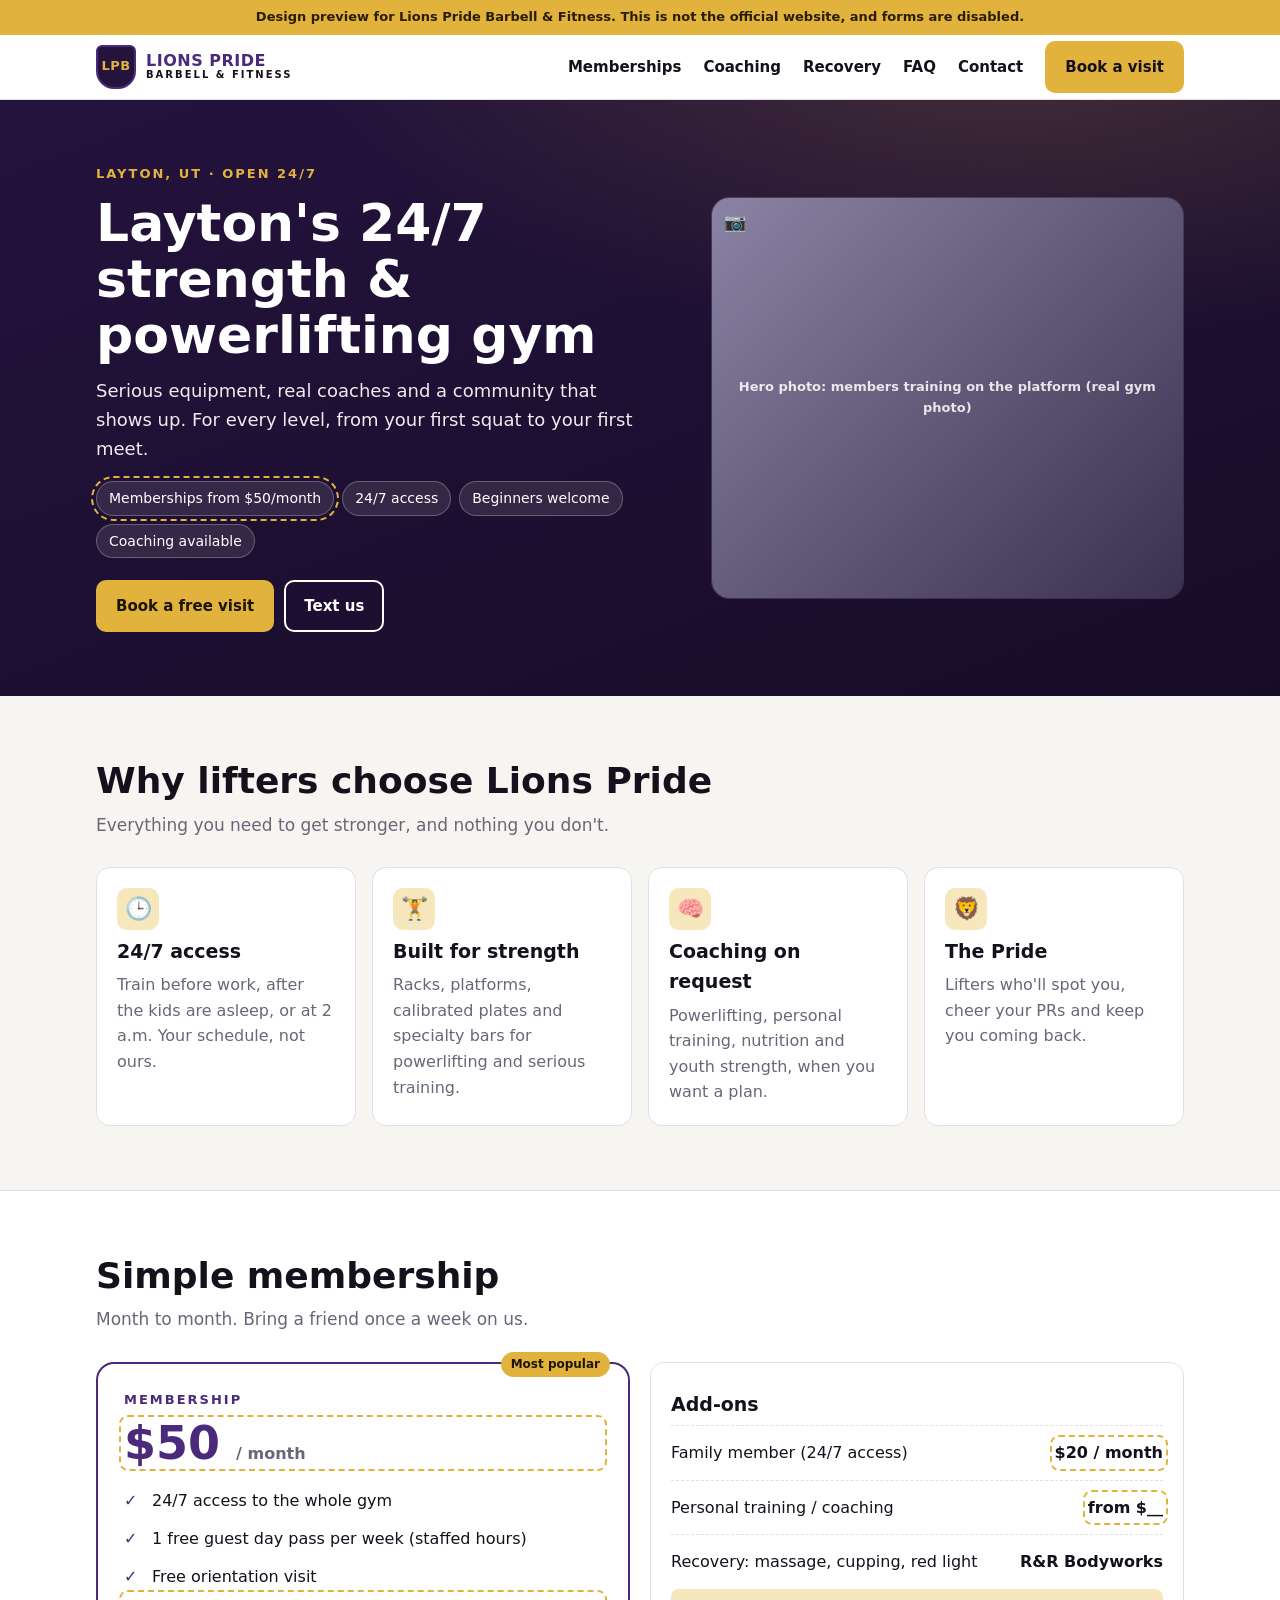
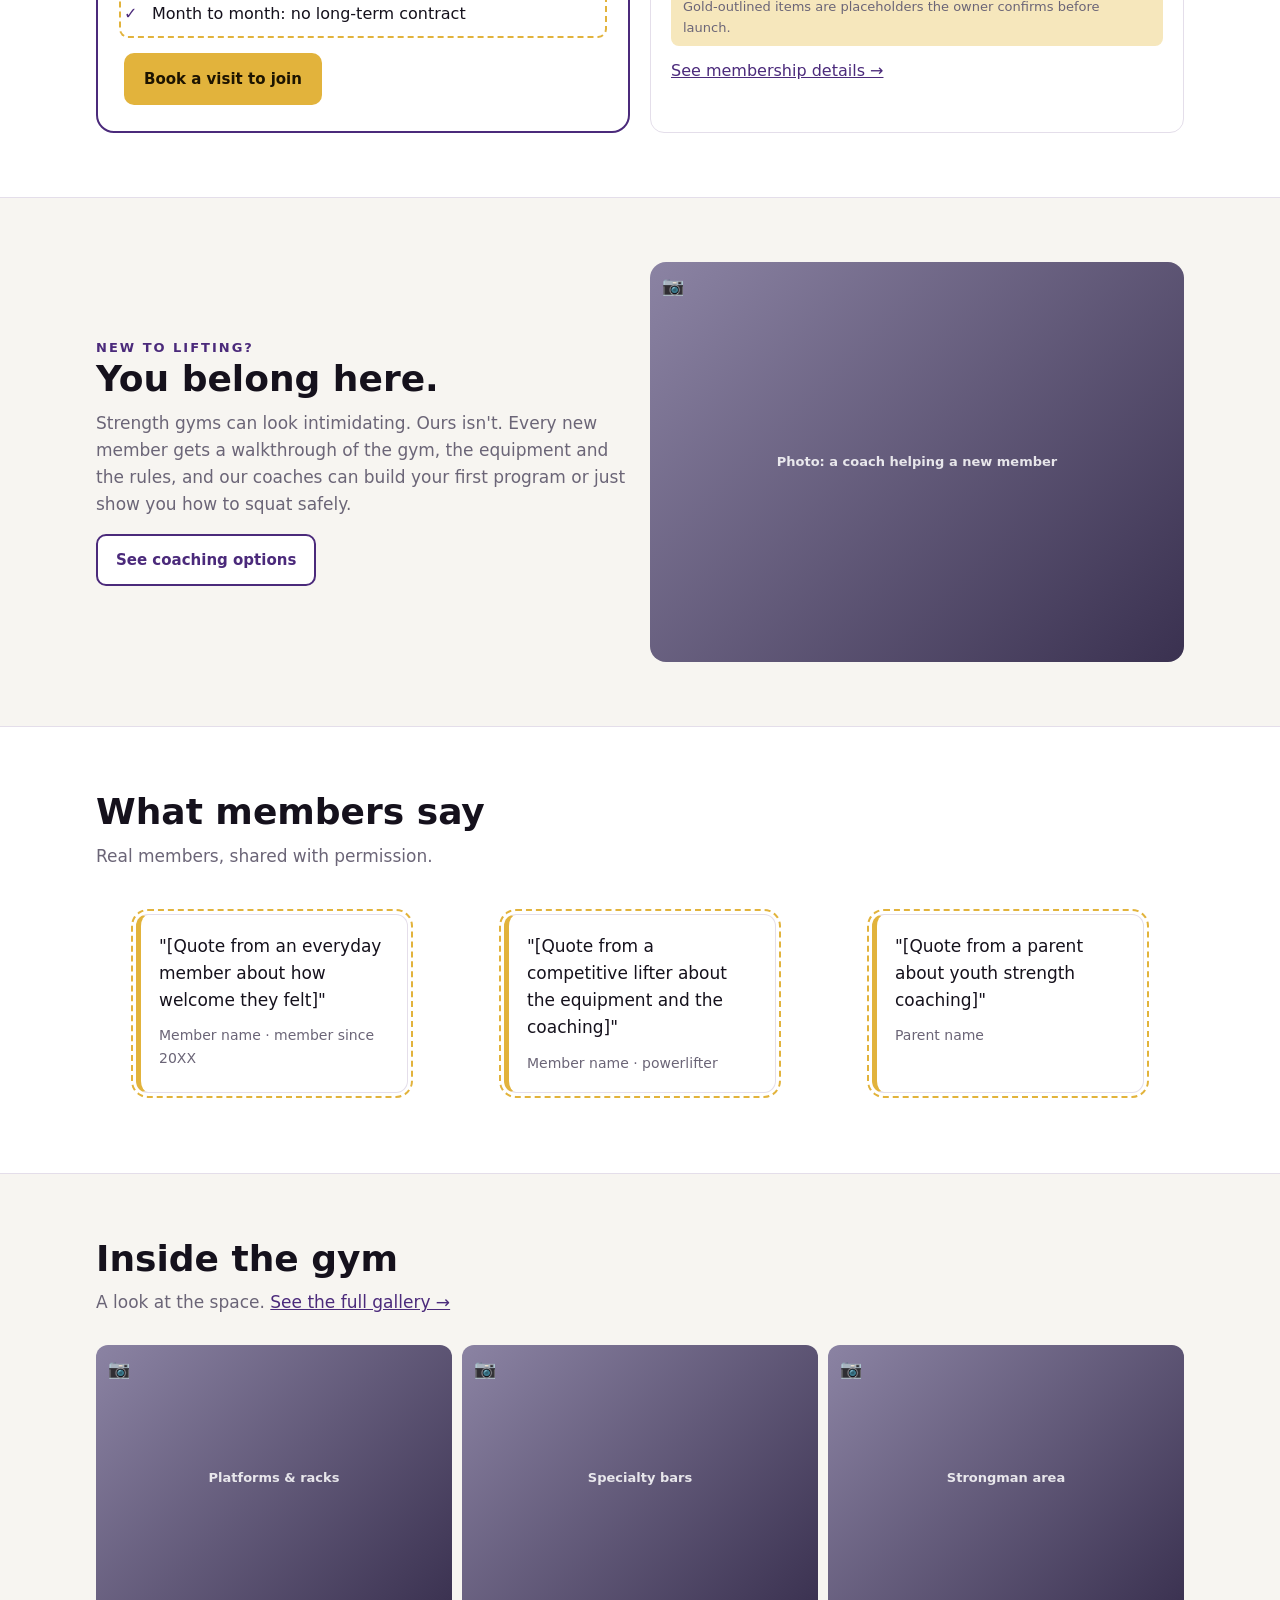
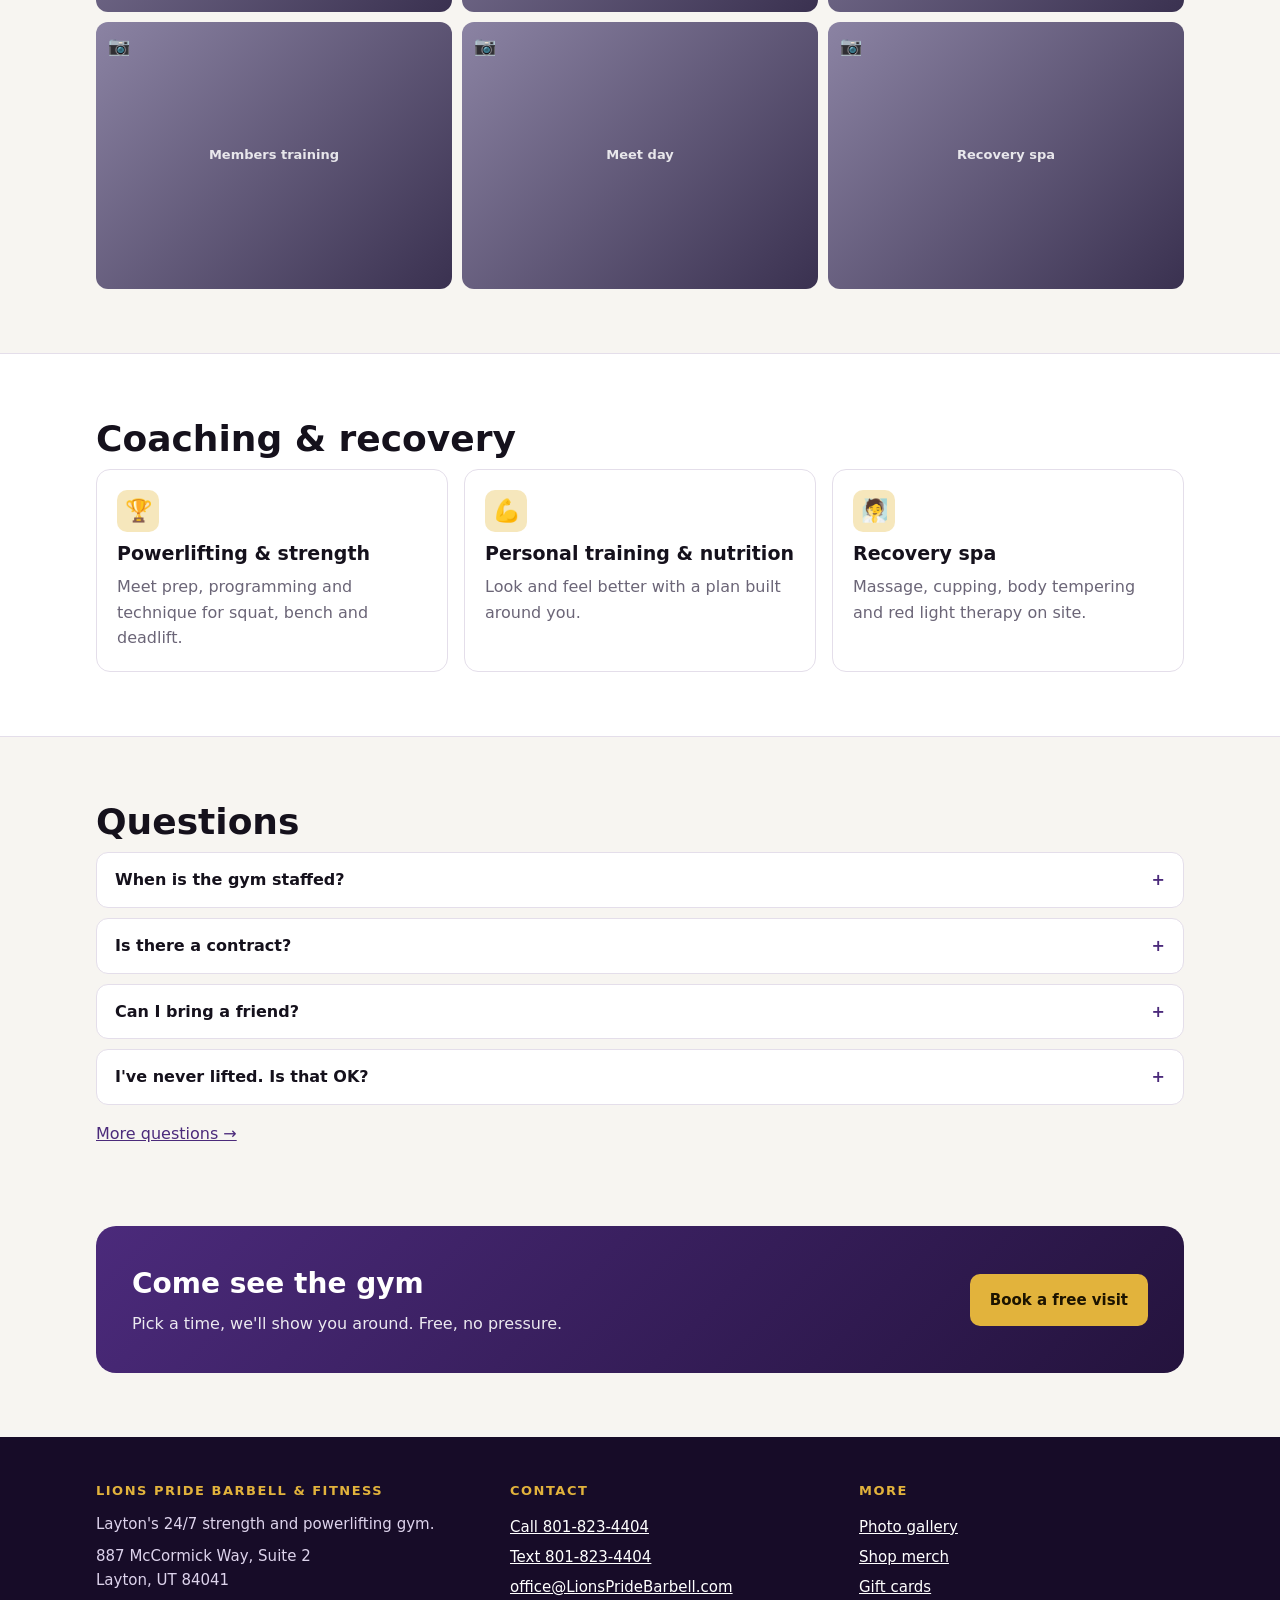
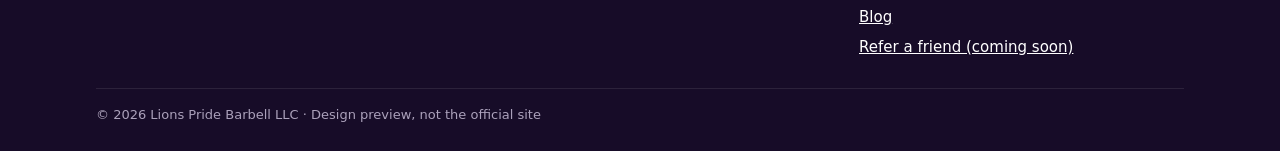
<file: index.html>
<!doctype html>
<html lang="en">
<head>
<meta charset="utf-8">
<meta name="viewport" content="width=device-width, initial-scale=1">
<meta name="robots" content="noindex, nofollow">
<title>Lions Pride Barbell &amp; Fitness | 24/7 Powerlifting Gym in Layton, UT (design preview)</title>
<meta name="description" content="Design preview of a proposed homepage for Lions Pride Barbell & Fitness, a 24/7 strength and powerlifting gym in Layton, UT.">
<link rel="stylesheet" href="styles.css">
</head>
<body data-page="home">

<section class="hero">
  <div class="wrap">
    <div>
      <div class="eyebrow">Layton, UT · Open 24/7</div>
      <h1>Layton's 24/7 strength &amp; powerlifting gym</h1>
      <p class="lead">Serious equipment, real coaches and a community that shows up. For every level, from your first squat to your first meet.</p>
      <div class="chips">
        <span class="confirm">Memberships from $50/month</span>
        <span>24/7 access</span>
        <span>Beginners welcome</span>
        <span>Coaching available</span>
      </div>
      <div class="hero-actions">
        <a class="btn btn-gold" href="book.html">Book a free visit</a>
        <a class="btn btn-ghost" href="sms:+18018234404">Text us</a>
      </div>
    </div>
    <div class="hero-media"><div class="photo">Hero photo: members training on the platform (real gym photo)</div></div>
  </div>
</section>

<section class="block">
  <div class="wrap">
    <h2 class="section-title">Why lifters choose Lions Pride</h2>
    <p class="section-sub">Everything you need to get stronger, and nothing you don't.</p>
    <div class="grid-4">
      <div class="card"><div class="icon">🕒</div><h3>24/7 access</h3><p>Train before work, after the kids are asleep, or at 2 a.m. Your schedule, not ours.</p></div>
      <div class="card"><div class="icon">🏋️</div><h3>Built for strength</h3><p>Racks, platforms, calibrated plates and specialty bars for powerlifting and serious training.</p></div>
      <div class="card"><div class="icon">🧠</div><h3>Coaching on request</h3><p>Powerlifting, personal training, nutrition and youth strength, when you want a plan.</p></div>
      <div class="card"><div class="icon">🦁</div><h3>The Pride</h3><p>Lifters who'll spot you, cheer your PRs and keep you coming back.</p></div>
    </div>
  </div>
</section>

<section class="block alt">
  <div class="wrap">
    <h2 class="section-title">Simple membership</h2>
    <p class="section-sub">Month to month. Bring a friend once a week on us.</p>
    <div class="grid-2">
      <div class="price-card featured">
        <div class="eyebrow" style="color:var(--purple)">Membership</div>
        <div class="price confirm">$50 <small>/ month</small></div>
        <ul class="checks">
          <li>24/7 access to the whole gym</li>
          <li>1 free guest day pass per week (staffed hours)</li>
          <li>Free orientation visit</li>
          <li class="confirm">Month to month: no long-term contract</li>
        </ul>
        <a class="btn btn-gold" href="book.html">Book a visit to join</a>
      </div>
      <div class="card">
        <h3>Add-ons</h3>
        <div class="addon"><span>Family member (24/7 access)</span><strong class="confirm">$20 / month</strong></div>
        <div class="addon"><span>Personal training / coaching</span><strong class="confirm">from $__</strong></div>
        <div class="addon"><span>Recovery: massage, cupping, red light</span><strong>R&amp;R Bodyworks</strong></div>
        <p class="confirm-note">Gold-outlined items are placeholders the owner confirms before launch.</p>
        <p style="margin:12px 0 0"><a href="memberships.html">See membership details →</a></p>
      </div>
    </div>
  </div>
</section>

<section class="block">
  <div class="wrap grid-2" style="align-items:center">
    <div>
      <div class="eyebrow" style="color:var(--purple)">New to lifting?</div>
      <h2 class="section-title">You belong here.</h2>
      <p class="section-sub" style="margin-bottom:16px">Strength gyms can look intimidating. Ours isn't. Every new member gets a walkthrough of the gym, the equipment and the rules, and our coaches can build your first program or just show you how to squat safely.</p>
      <a class="btn btn-outline" href="coaching.html">See coaching options</a>
    </div>
    <div class="photo" style="aspect-ratio:4/3;border-radius:16px">Photo: a coach helping a new member</div>
  </div>
</section>

<section class="block alt">
  <div class="wrap">
    <h2 class="section-title">What members say</h2>
    <p class="section-sub">Real members, shared with permission.</p>
    <div class="grid-3">
      <blockquote class="quote confirm"><p>"[Quote from an everyday member about how welcome they felt]"</p><footer>Member name · member since 20XX</footer></blockquote>
      <blockquote class="quote confirm"><p>"[Quote from a competitive lifter about the equipment and the coaching]"</p><footer>Member name · powerlifter</footer></blockquote>
      <blockquote class="quote confirm"><p>"[Quote from a parent about youth strength coaching]"</p><footer>Parent name</footer></blockquote>
    </div>
  </div>
</section>

<section class="block">
  <div class="wrap">
    <h2 class="section-title">Inside the gym</h2>
    <p class="section-sub">A look at the space. <a href="gallery.html">See the full gallery →</a></p>
    <div class="photo-strip">
      <div class="photo">Platforms &amp; racks</div>
      <div class="photo">Specialty bars</div>
      <div class="photo">Strongman area</div>
      <div class="photo">Members training</div>
      <div class="photo">Meet day</div>
      <div class="photo">Recovery spa</div>
    </div>
  </div>
</section>

<section class="block alt">
  <div class="wrap">
    <h2 class="section-title">Coaching &amp; recovery</h2>
    <div class="grid-3">
      <a class="card" href="coaching.html" style="text-decoration:none;color:inherit"><div class="icon">🏆</div><h3>Powerlifting &amp; strength</h3><p>Meet prep, programming and technique for squat, bench and deadlift.</p></a>
      <a class="card" href="coaching.html" style="text-decoration:none;color:inherit"><div class="icon">💪</div><h3>Personal training &amp; nutrition</h3><p>Look and feel better with a plan built around you.</p></a>
      <a class="card" href="recovery.html" style="text-decoration:none;color:inherit"><div class="icon">🧖</div><h3>Recovery spa</h3><p>Massage, cupping, body tempering and red light therapy on site.</p></a>
    </div>
  </div>
</section>

<section class="block">
  <div class="wrap">
    <h2 class="section-title">Questions</h2>
    <details class="faq"><summary>When is the gym staffed?</summary><p><span class="confirm">[Staffed hours, e.g. Mon–Fri 5–8 pm, Sat 9 am–12 pm]</span>. Members have 24/7 access with their key.</p></details>
    <details class="faq"><summary>Is there a contract?</summary><p><span class="confirm">[Confirm: month to month, and how to cancel]</span></p></details>
    <details class="faq"><summary>Can I bring a friend?</summary><p>Yes. Members get 1 free guest day pass per week, during staffed hours.</p></details>
    <details class="faq"><summary>I've never lifted. Is that OK?</summary><p>Absolutely. Book a visit and we'll show you around and get you started safely.</p></details>
    <p><a href="faq.html">More questions →</a></p>
  </div>
</section>

<section class="block" style="padding-top:0">
  <div class="wrap">
    <div class="cta-band">
      <div><h2>Come see the gym</h2><p>Pick a time, we'll show you around. Free, no pressure.</p></div>
      <a class="btn btn-gold" href="book.html">Book a free visit</a>
    </div>
  </div>
</section>

<script src="site.js"></script>
</body>
</html>
</file>
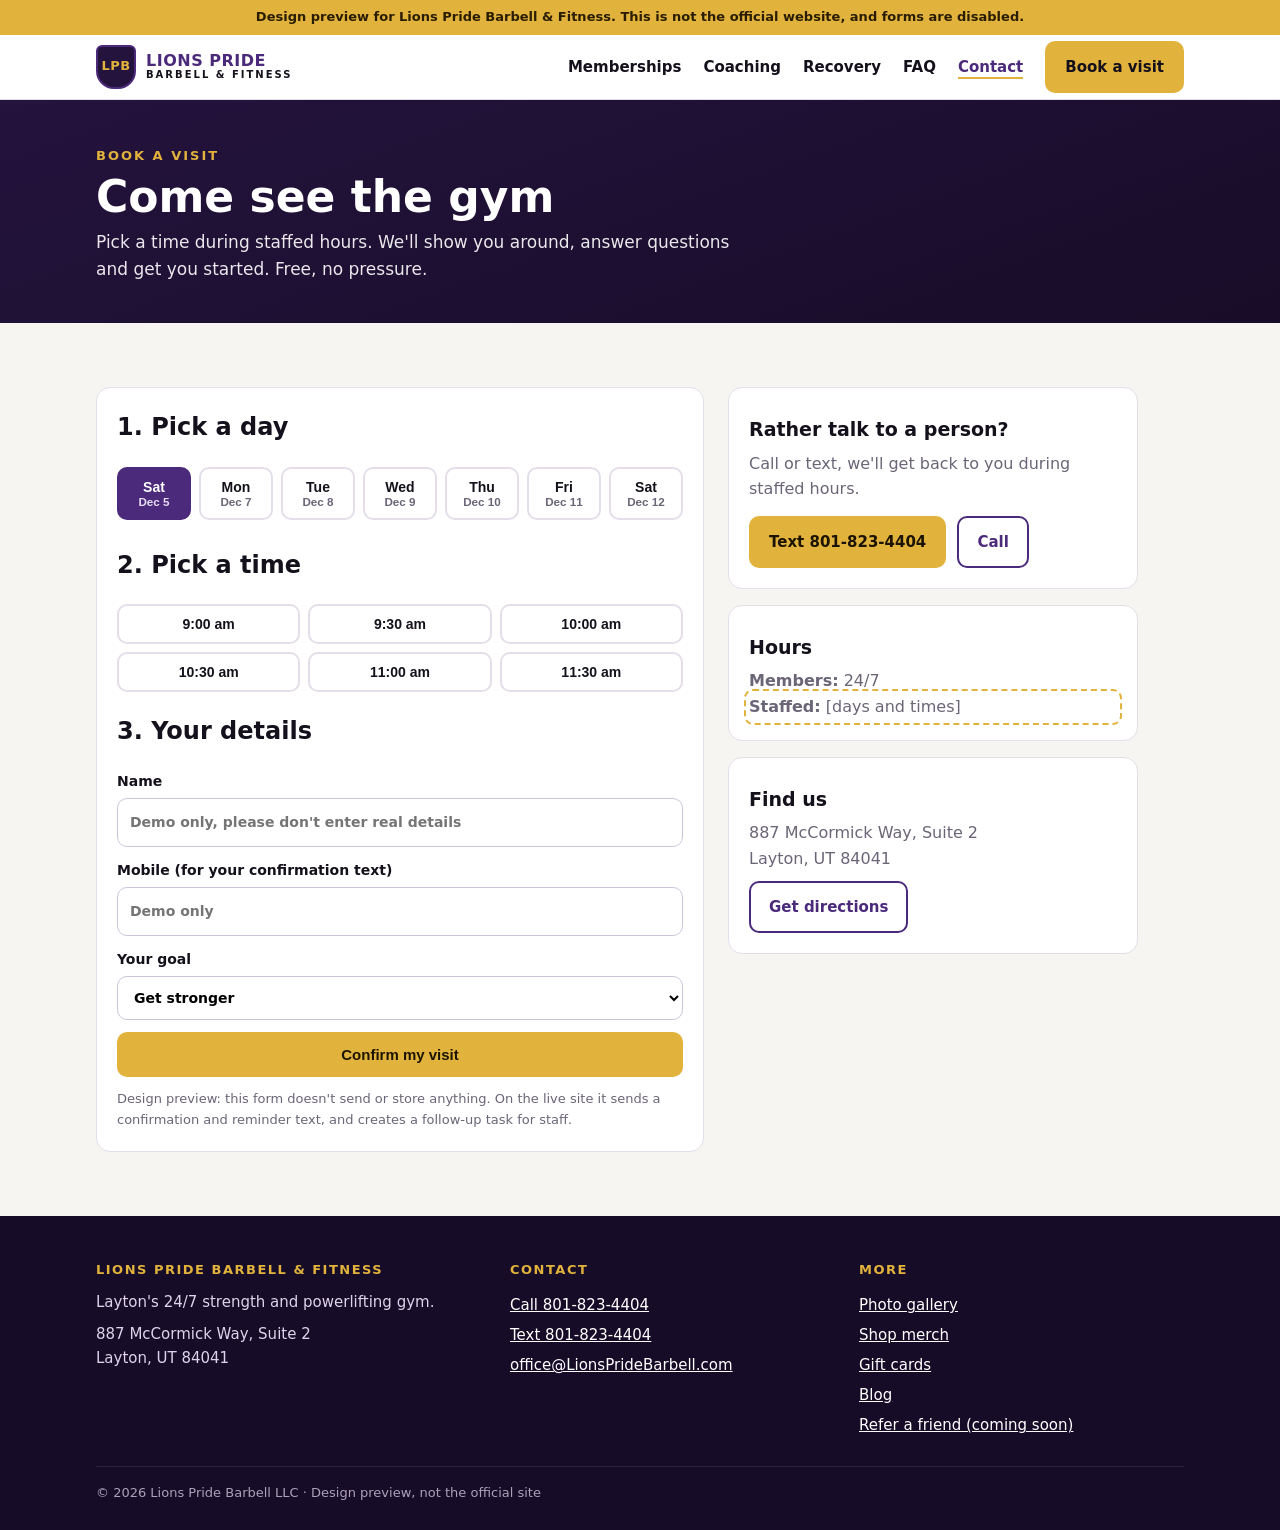
<file: book.html>
<!doctype html>
<html lang="en">
<head>
<meta charset="utf-8">
<meta name="viewport" content="width=device-width, initial-scale=1">
<meta name="robots" content="noindex, nofollow">
<title>Book a Visit | Lions Pride Barbell &amp; Fitness (design preview)</title>
<link rel="stylesheet" href="styles.css">
</head>
<body data-page="contact">

<section class="page-head"><div class="wrap">
  <div class="eyebrow">Book a visit</div>
  <h1>Come see the gym</h1>
  <p>Pick a time during staffed hours. We'll show you around, answer questions and get you started. Free, no pressure.</p>
</div></section>

<section class="block">
  <div class="wrap booking">
    <div class="card">
      <h2 style="margin-top:0">1. Pick a day</h2>
      <div class="days" id="days" aria-label="Available days"></div>
      <h2>2. Pick a time</h2>
      <div class="slots" id="slots" aria-label="Available times"></div>
      <h2>3. Your details</h2>
      <form class="form" id="book-form" autocomplete="off">
        <label>Name <input name="name" placeholder="Demo only, please don't enter real details"></label>
        <label>Mobile (for your confirmation text) <input name="mobile" placeholder="Demo only"></label>
        <label>Your goal
          <select name="goal"><option>Get stronger</option><option>Powerlifting / meet prep</option><option>Lose fat / look better</option><option>Youth athlete</option><option>Just curious</option></select>
        </label>
        <button class="btn btn-gold" type="submit">Confirm my visit</button>
        <p class="demo-note">Design preview: this form doesn't send or store anything. On the live site it sends a confirmation and reminder text, and creates a follow-up task for staff.</p>
      </form>
      <div class="success" id="success" role="status">
        <strong>You're booked for <span data-when></span>.</strong><br>
        On the live site you'd get a confirmation text now and a reminder the day before. (Nothing was sent; this is a preview.)
      </div>
    </div>

    <div id="contact">
      <div class="card" style="margin-bottom:16px">
        <h3>Rather talk to a person?</h3>
        <p style="margin-bottom:14px">Call or text, we'll get back to you during staffed hours.</p>
        <a class="btn btn-gold" href="sms:+18018234404" style="margin-right:6px">Text 801-823-4404</a>
        <a class="btn btn-outline" href="tel:+18018234404">Call</a>
      </div>
      <div class="card" style="margin-bottom:16px">
        <h3>Hours</h3>
        <p><strong>Members:</strong> 24/7</p>
        <p class="confirm"><strong>Staffed:</strong> [days and times]</p>
      </div>
      <div class="card">
        <h3>Find us</h3>
        <p style="margin-bottom:10px">887 McCormick Way, Suite 2<br>Layton, UT 84041</p>
        <a class="btn btn-outline" href="https://www.google.com/maps/search/?api=1&amp;query=887+McCormick+Way+Layton+UT+84041" rel="noopener">Get directions</a>
      </div>
    </div>
  </div>
</section>

<script src="site.js"></script>
</body>
</html>
</file>
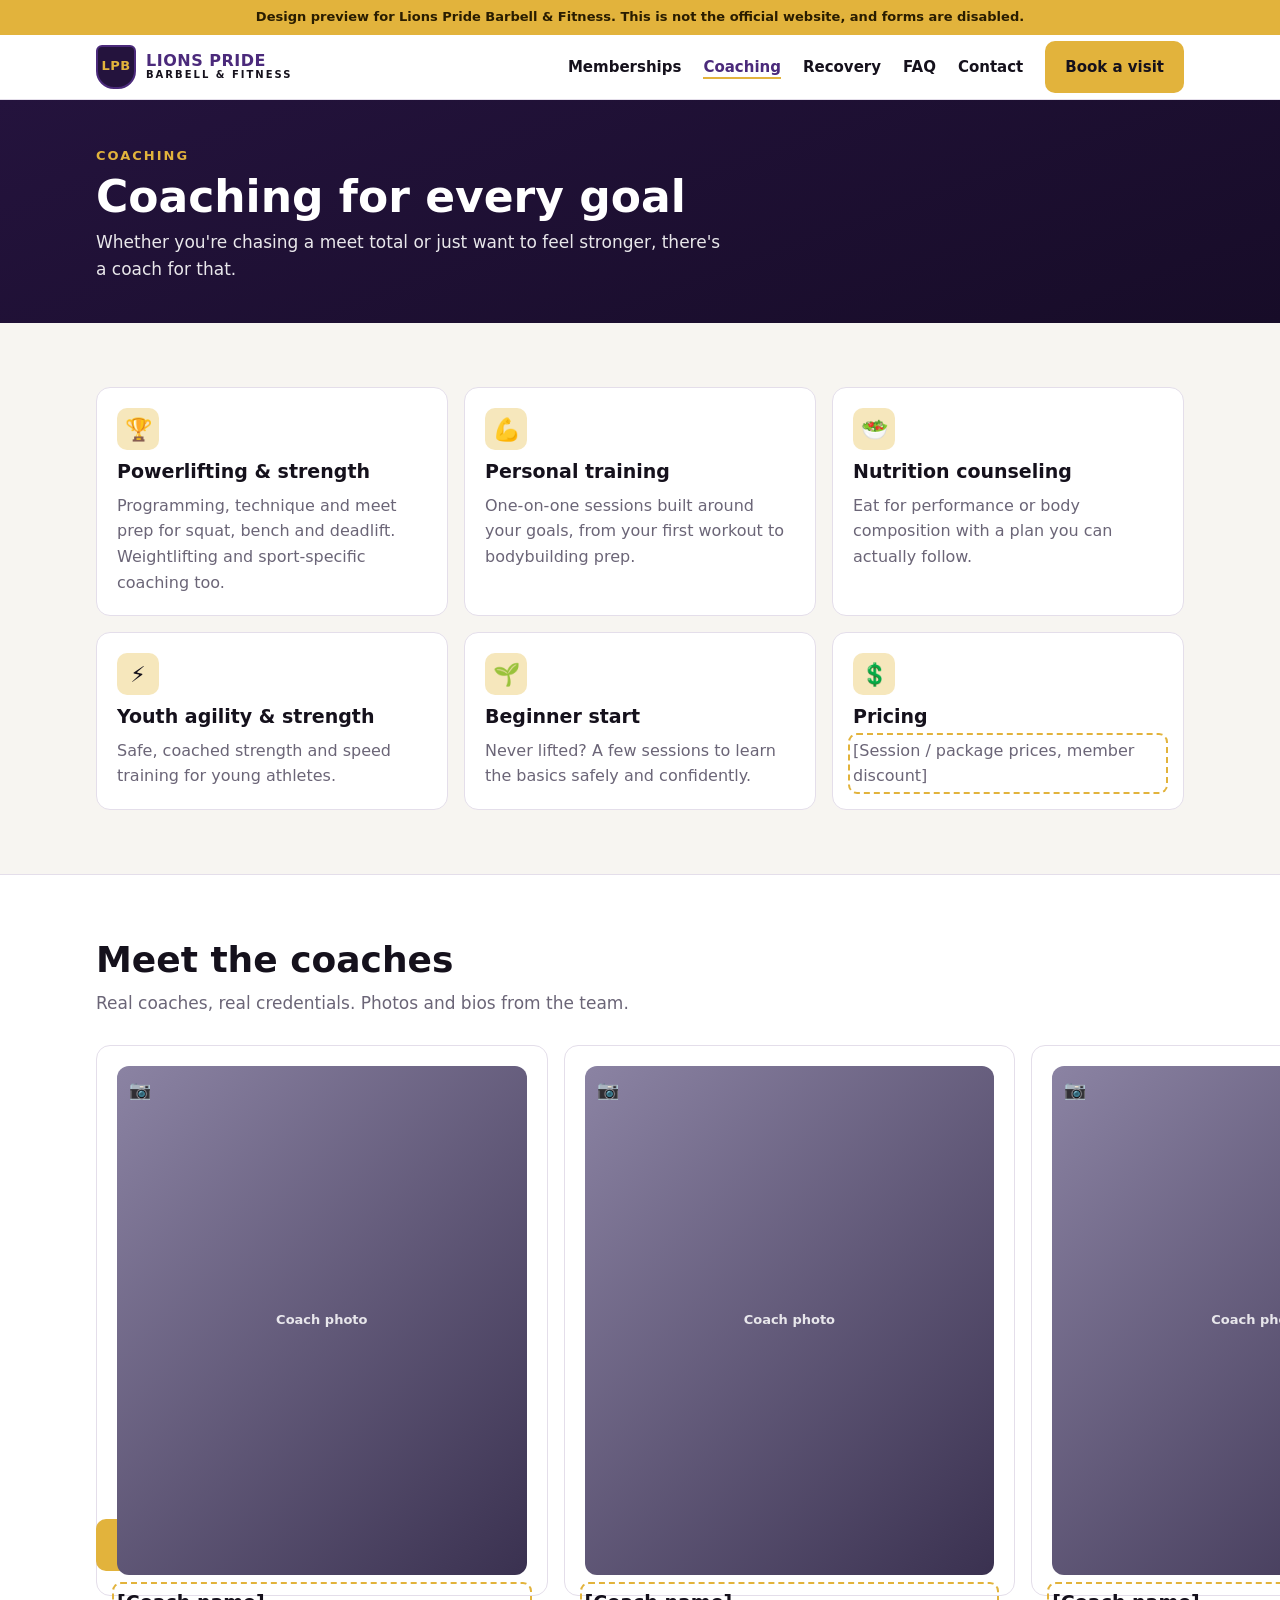
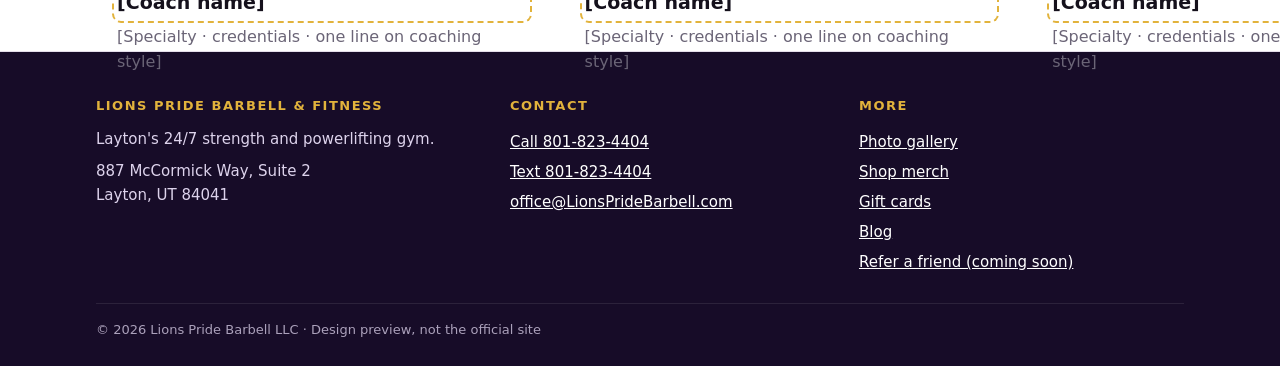
<file: coaching.html>
<!doctype html>
<html lang="en">
<head>
<meta charset="utf-8">
<meta name="viewport" content="width=device-width, initial-scale=1">
<meta name="robots" content="noindex, nofollow">
<title>Coaching | Lions Pride Barbell &amp; Fitness (design preview)</title>
<link rel="stylesheet" href="styles.css">
</head>
<body data-page="coaching">

<section class="page-head"><div class="wrap">
  <div class="eyebrow">Coaching</div>
  <h1>Coaching for every goal</h1>
  <p>Whether you're chasing a meet total or just want to feel stronger, there's a coach for that.</p>
</div></section>

<section class="block">
  <div class="wrap">
    <div class="grid-3">
      <div class="card"><div class="icon">🏆</div><h3>Powerlifting &amp; strength</h3><p>Programming, technique and meet prep for squat, bench and deadlift. Weightlifting and sport-specific coaching too.</p></div>
      <div class="card"><div class="icon">💪</div><h3>Personal training</h3><p>One-on-one sessions built around your goals, from your first workout to bodybuilding prep.</p></div>
      <div class="card"><div class="icon">🥗</div><h3>Nutrition counseling</h3><p>Eat for performance or body composition with a plan you can actually follow.</p></div>
      <div class="card"><div class="icon">⚡</div><h3>Youth agility &amp; strength</h3><p>Safe, coached strength and speed training for young athletes.</p></div>
      <div class="card"><div class="icon">🌱</div><h3>Beginner start</h3><p>Never lifted? A few sessions to learn the basics safely and confidently.</p></div>
      <div class="card"><div class="icon">💲</div><h3>Pricing</h3><p class="confirm">[Session / package prices, member discount]</p></div>
    </div>
  </div>
</section>

<section class="block alt">
  <div class="wrap">
    <h2 class="section-title">Meet the coaches</h2>
    <p class="section-sub">Real coaches, real credentials. Photos and bios from the team.</p>
    <div class="grid-3">
      <div class="card"><div class="photo" style="aspect-ratio:1;border-radius:12px;margin-bottom:12px">Coach photo</div><h3 class="confirm">[Coach name]</h3><p>[Specialty · credentials · one line on coaching style]</p></div>
      <div class="card"><div class="photo" style="aspect-ratio:1;border-radius:12px;margin-bottom:12px">Coach photo</div><h3 class="confirm">[Coach name]</h3><p>[Specialty · credentials · one line on coaching style]</p></div>
      <div class="card"><div class="photo" style="aspect-ratio:1;border-radius:12px;margin-bottom:12px">Coach photo</div><h3 class="confirm">[Coach name]</h3><p>[Specialty · credentials · one line on coaching style]</p></div>
    </div>
    <p style="margin-top:22px"><a class="btn btn-gold" href="book.html">Book a visit to meet a coach</a></p>
  </div>
</section>

<script src="site.js"></script>
</body>
</html>
</file>
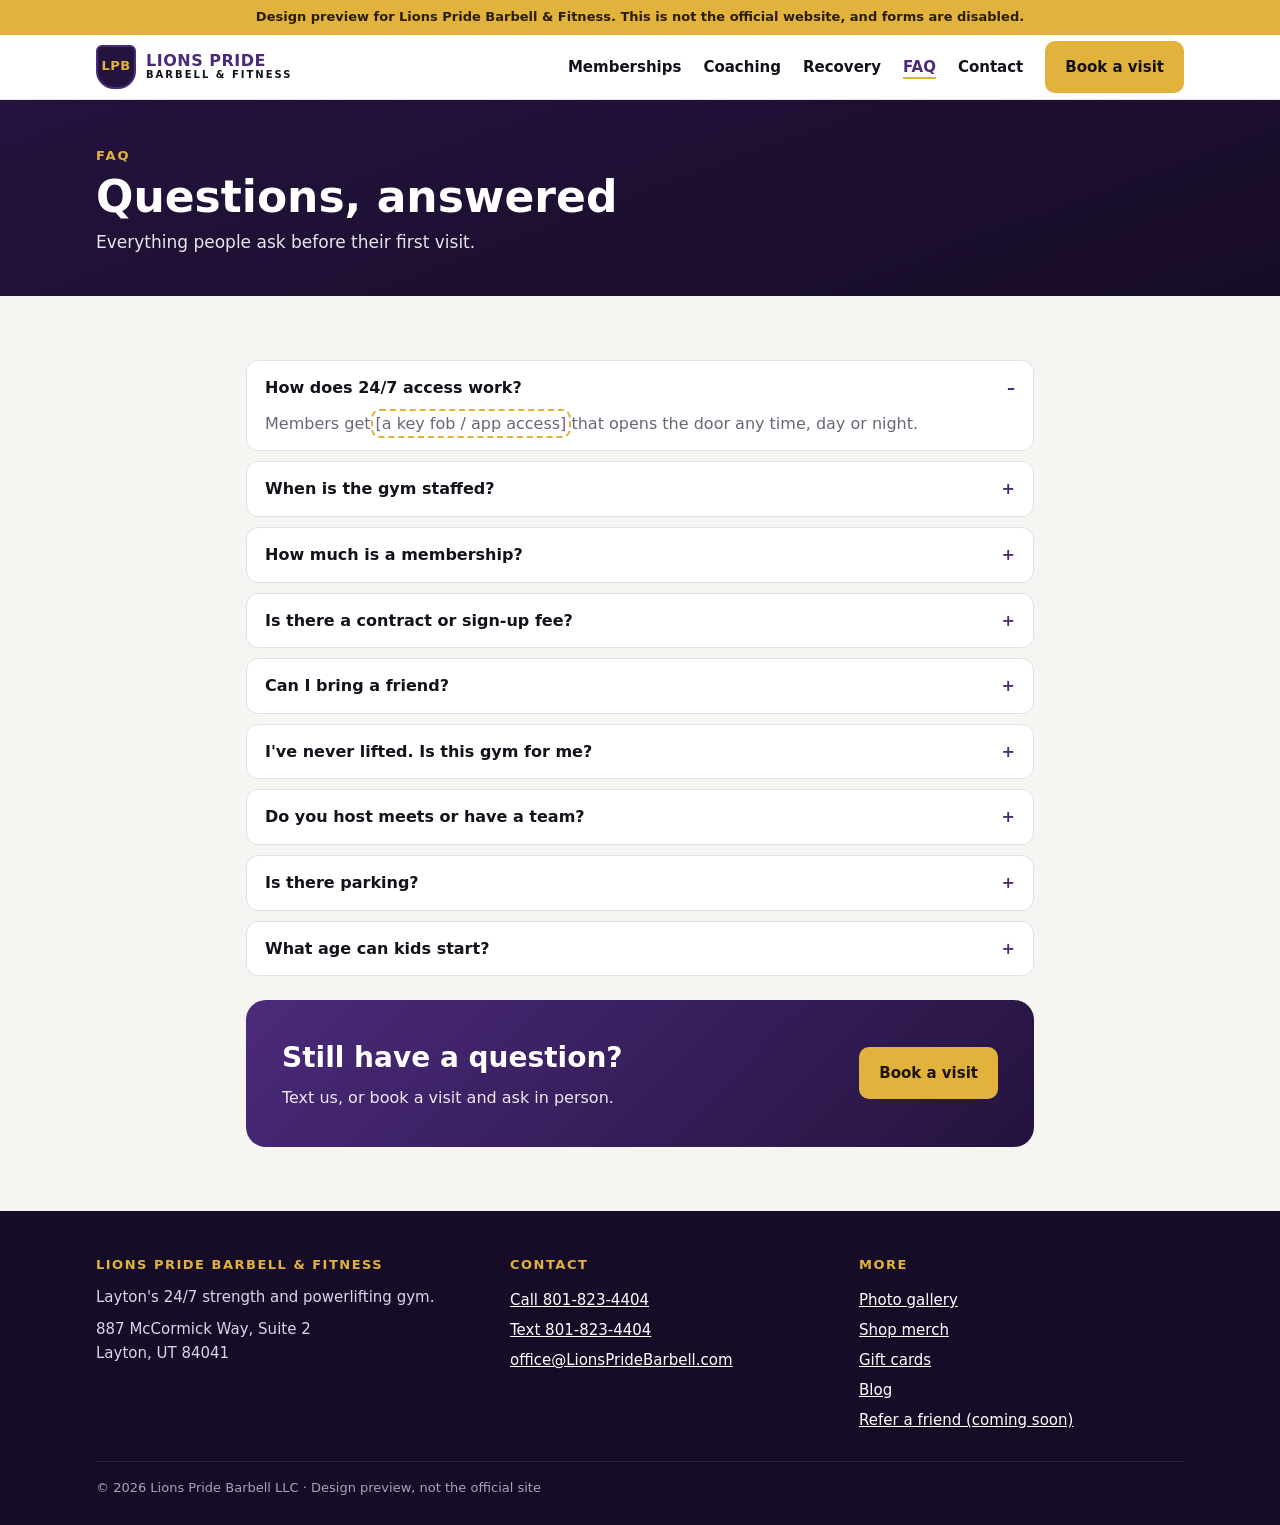
<file: faq.html>
<!doctype html>
<html lang="en">
<head>
<meta charset="utf-8">
<meta name="viewport" content="width=device-width, initial-scale=1">
<meta name="robots" content="noindex, nofollow">
<title>FAQ | Lions Pride Barbell &amp; Fitness (design preview)</title>
<link rel="stylesheet" href="styles.css">
</head>
<body data-page="faq">

<section class="page-head"><div class="wrap">
  <div class="eyebrow">FAQ</div>
  <h1>Questions, answered</h1>
  <p>Everything people ask before their first visit.</p>
</div></section>

<section class="block">
  <div class="wrap" style="max-width:820px">
    <details class="faq" open><summary>How does 24/7 access work?</summary><p>Members get <span class="confirm">[a key fob / app access]</span> that opens the door any time, day or night.</p></details>
    <details class="faq"><summary>When is the gym staffed?</summary><p><span class="confirm">[Staffed hours]</span>. Tours, guest passes and new sign-ups happen during staffed hours.</p></details>
    <details class="faq"><summary>How much is a membership?</summary><p><span class="confirm">$50/month</span> for 24/7 access, plus <span class="confirm">$20/month</span> for each family member. See <a href="memberships.html">Memberships</a>.</p></details>
    <details class="faq"><summary>Is there a contract or sign-up fee?</summary><p><span class="confirm">[Month to month? Sign-up fee? How to cancel?]</span></p></details>
    <details class="faq"><summary>Can I bring a friend?</summary><p>Yes. Members get 1 free guest day pass per week, during staffed hours.</p></details>
    <details class="faq"><summary>I've never lifted. Is this gym for me?</summary><p>Yes. We welcome beginners. Every new member gets an orientation, and coaches can help you start safely.</p></details>
    <details class="faq"><summary>Do you host meets or have a team?</summary><p><span class="confirm">[Meets, team, federation, if any]</span></p></details>
    <details class="faq"><summary>Is there parking?</summary><p><span class="confirm">[Parking details]</span></p></details>
    <details class="faq"><summary>What age can kids start?</summary><p><span class="confirm">[Youth program ages and supervision rules]</span></p></details>
    <div class="cta-band" style="margin-top:24px">
      <div><h2>Still have a question?</h2><p>Text us, or book a visit and ask in person.</p></div>
      <a class="btn btn-gold" href="book.html">Book a visit</a>
    </div>
  </div>
</section>

<script src="site.js"></script>
</body>
</html>
</file>
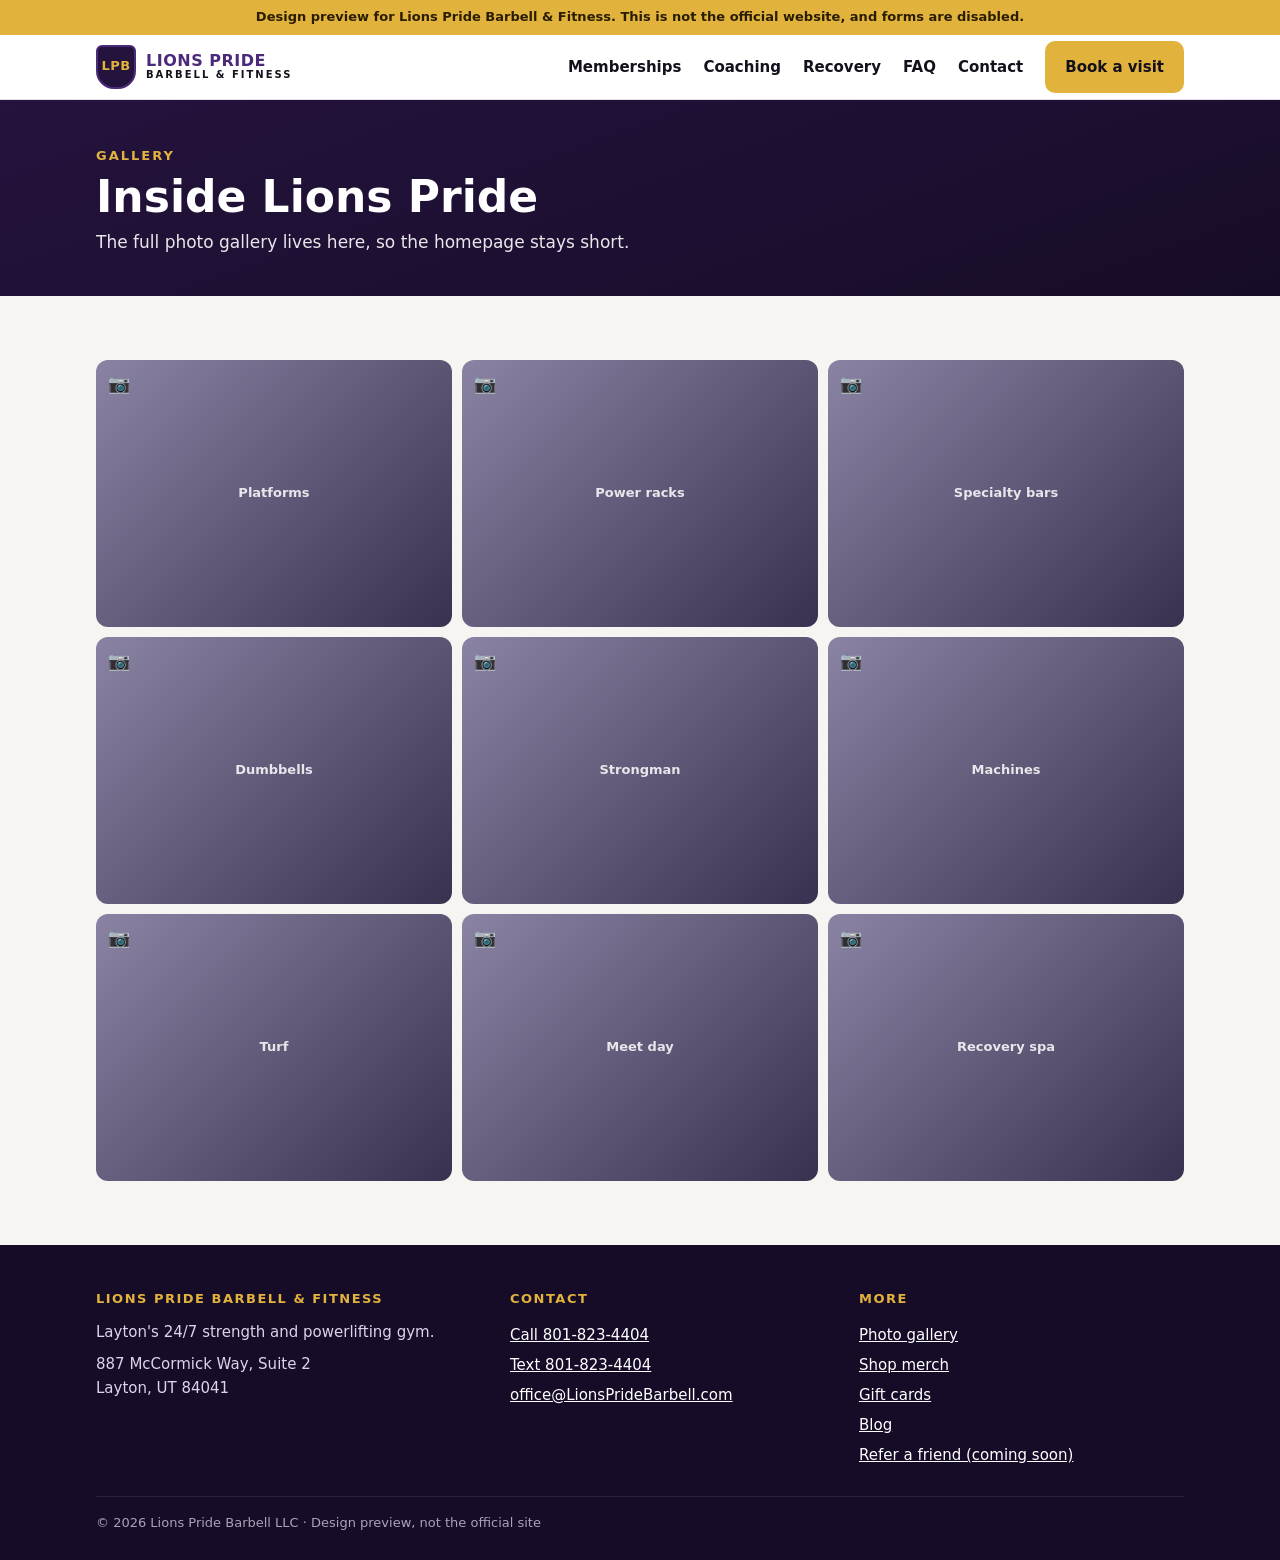
<file: gallery.html>
<!doctype html>
<html lang="en">
<head>
<meta charset="utf-8">
<meta name="viewport" content="width=device-width, initial-scale=1">
<meta name="robots" content="noindex, nofollow">
<title>Gallery | Lions Pride Barbell &amp; Fitness (design preview)</title>
<link rel="stylesheet" href="styles.css">
</head>
<body data-page="gallery">

<section class="page-head"><div class="wrap">
  <div class="eyebrow">Gallery</div>
  <h1>Inside Lions Pride</h1>
  <p>The full photo gallery lives here, so the homepage stays short.</p>
</div></section>

<section class="block">
  <div class="wrap photo-strip">
    <div class="photo">Platforms</div><div class="photo">Power racks</div><div class="photo">Specialty bars</div>
    <div class="photo">Dumbbells</div><div class="photo">Strongman</div><div class="photo">Machines</div>
    <div class="photo">Turf</div><div class="photo">Meet day</div><div class="photo">Recovery spa</div>
  </div>
</section>

<script src="site.js"></script>
</body>
</html>
</file>
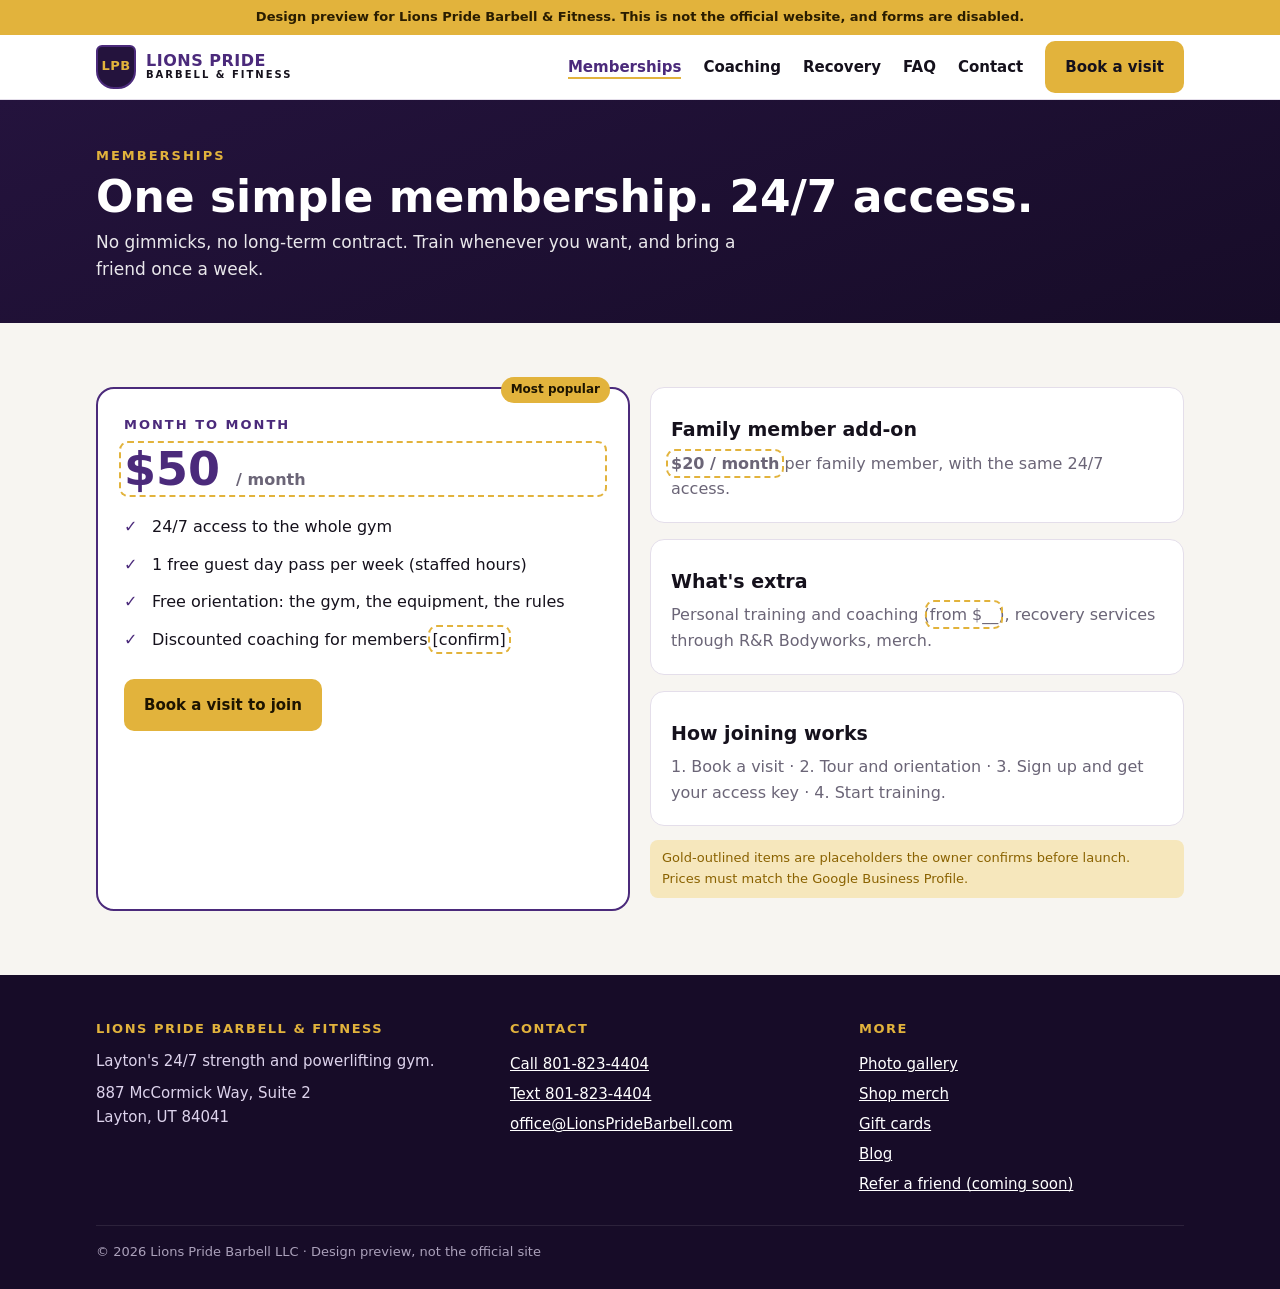
<file: memberships.html>
<!doctype html>
<html lang="en">
<head>
<meta charset="utf-8">
<meta name="viewport" content="width=device-width, initial-scale=1">
<meta name="robots" content="noindex, nofollow">
<title>Memberships | Lions Pride Barbell &amp; Fitness (design preview)</title>
<link rel="stylesheet" href="styles.css">
</head>
<body data-page="memberships">

<section class="page-head"><div class="wrap">
  <div class="eyebrow">Memberships</div>
  <h1>One simple membership. 24/7 access.</h1>
  <p>No gimmicks, no long-term contract. Train whenever you want, and bring a friend once a week.</p>
</div></section>

<section class="block">
  <div class="wrap grid-2">
    <div class="price-card featured">
      <div class="eyebrow" style="color:var(--purple)">Month to month</div>
      <div class="price confirm">$50 <small>/ month</small></div>
      <ul class="checks">
        <li>24/7 access to the whole gym</li>
        <li>1 free guest day pass per week (staffed hours)</li>
        <li>Free orientation: the gym, the equipment, the rules</li>
        <li>Discounted coaching for members <span class="confirm">[confirm]</span></li>
      </ul>
      <a class="btn btn-gold" href="book.html">Book a visit to join</a>
    </div>
    <div>
      <div class="card" style="margin-bottom:16px">
        <h3>Family member add-on</h3>
        <p><strong class="confirm">$20 / month</strong> per family member, with the same 24/7 access.</p>
      </div>
      <div class="card" style="margin-bottom:16px">
        <h3>What's extra</h3>
        <p>Personal training and coaching (<span class="confirm">from $__</span>), recovery services through R&amp;R Bodyworks, merch.</p>
      </div>
      <div class="card">
        <h3>How joining works</h3>
        <p>1. Book a visit · 2. Tour and orientation · 3. Sign up and get your access key · 4. Start training.</p>
      </div>
      <p class="confirm-note">Gold-outlined items are placeholders the owner confirms before launch. Prices must match the Google Business Profile.</p>
    </div>
  </div>
</section>

<script src="site.js"></script>
</body>
</html>
</file>
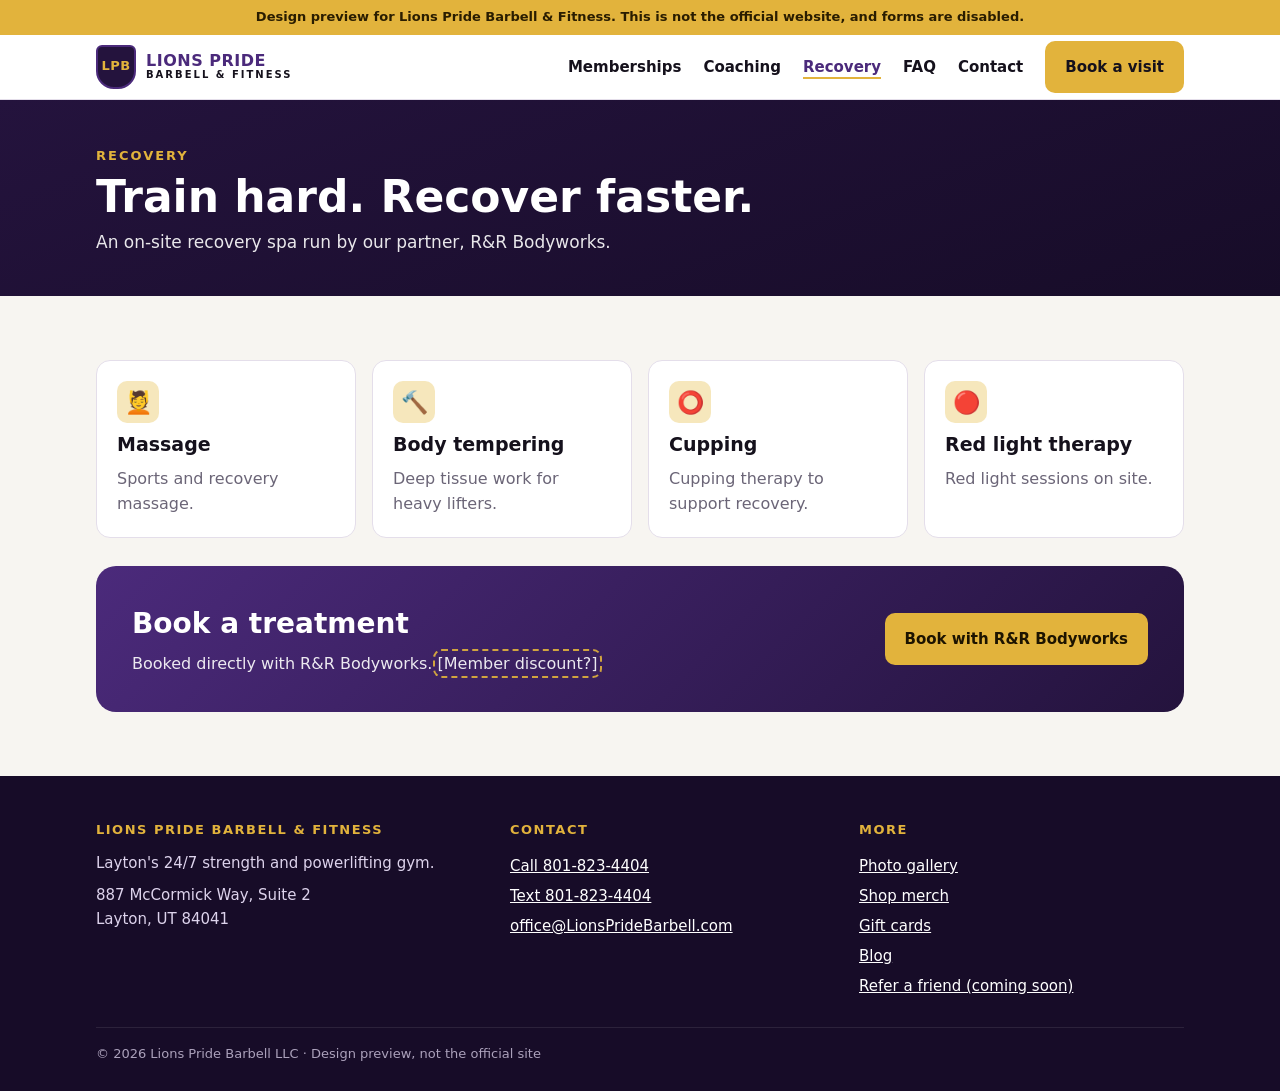
<file: recovery.html>
<!doctype html>
<html lang="en">
<head>
<meta charset="utf-8">
<meta name="viewport" content="width=device-width, initial-scale=1">
<meta name="robots" content="noindex, nofollow">
<title>Recovery | Lions Pride Barbell &amp; Fitness (design preview)</title>
<link rel="stylesheet" href="styles.css">
</head>
<body data-page="recovery">

<section class="page-head"><div class="wrap">
  <div class="eyebrow">Recovery</div>
  <h1>Train hard. Recover faster.</h1>
  <p>An on-site recovery spa run by our partner, R&amp;R Bodyworks.</p>
</div></section>

<section class="block">
  <div class="wrap">
    <div class="grid-4">
      <div class="card"><div class="icon">💆</div><h3>Massage</h3><p>Sports and recovery massage.</p></div>
      <div class="card"><div class="icon">🔨</div><h3>Body tempering</h3><p>Deep tissue work for heavy lifters.</p></div>
      <div class="card"><div class="icon">⭕</div><h3>Cupping</h3><p>Cupping therapy to support recovery.</p></div>
      <div class="card"><div class="icon">🔴</div><h3>Red light therapy</h3><p>Red light sessions on site.</p></div>
    </div>
    <div class="cta-band" style="margin-top:28px">
      <div><h2>Book a treatment</h2><p>Booked directly with R&amp;R Bodyworks. <span class="confirm">[Member discount?]</span></p></div>
      <a class="btn btn-gold" href="https://www.rnrbodyworks.com/services" rel="noopener">Book with R&amp;R Bodyworks</a>
    </div>
  </div>
</section>

<script src="site.js"></script>
</body>
</html>
</file>
<file: styles.css>
/* Lions Pride Barbell — design preview (staging). Not the official website. */
:root {
  --purple: #4B2A7B;
  --purple-dark: #24133D;
  --purple-ink: #170C28;
  --gold: #E2B33C;
  --gold-soft: #F6E7BC;
  --ink: #15111C;
  --paper: #F7F5F1;
  --muted: #6B6577;
  --line: #E4DEEA;
  --card: #FFFFFF;
  --radius: 14px;
  --max: 1120px;
}

* { box-sizing: border-box; }
html { scroll-behavior: smooth; }
body { margin: 0; font: 16px/1.6 system-ui, -apple-system, "Segoe UI", Roboto, sans-serif; color: var(--ink); background: var(--paper); }
img { max-width: 100%; display: block; }
a { color: var(--purple); }
.wrap { max-width: var(--max); margin: 0 auto; padding: 0 16px; }

/* Preview banner */
.preview-banner { background: var(--gold); color: #2a1d00; text-align: center; font-size: 13px; font-weight: 700; padding: 7px 12px; }

/* Header / nav */
.site-header { position: sticky; top: 0; z-index: 20; background: #fff; border-bottom: 1px solid var(--line); }
.site-header .wrap { display: flex; align-items: center; justify-content: space-between; gap: 16px; min-height: 64px; }
.brand { display: flex; align-items: center; gap: 10px; text-decoration: none; color: var(--purple); }
.brand-mark { width: 40px; height: 44px; border-radius: 6px 6px 18px 18px; background: var(--purple-dark); color: var(--gold); display: grid; place-items: center; font-weight: 900; font-size: 13px; letter-spacing: .5px; border: 2px solid var(--purple); }
.brand-text { font-weight: 900; line-height: 1.05; letter-spacing: .5px; }
.brand-text small { display: block; color: var(--ink); font-size: 10px; letter-spacing: 2px; font-weight: 700; }
.nav { display: flex; align-items: center; gap: 22px; }
.nav a { text-decoration: none; color: var(--ink); font-weight: 600; font-size: 15px; }
.nav a[aria-current="page"] { color: var(--purple); box-shadow: inset 0 -2px 0 var(--gold); }
.btn { display: inline-block; text-align: center; text-decoration: none; font-weight: 800; border-radius: 10px; padding: 12px 18px; border: 2px solid transparent; cursor: pointer; font-size: 15px; }
.btn-gold { background: var(--gold); color: #1d1400; }
.btn-gold:hover { filter: brightness(1.05); }
.btn-ghost { border-color: currentColor; color: #fff; background: transparent; }
.btn-outline { border-color: var(--purple); color: var(--purple); background: #fff; }
.menu-toggle { display: none; background: none; border: 0; font-size: 26px; cursor: pointer; color: var(--purple); }

@media (max-width: 860px) {
  .nav { display: none; position: absolute; top: 64px; left: 0; right: 0; background: #fff; flex-direction: column; align-items: stretch; gap: 0; border-bottom: 1px solid var(--line); }
  .nav.open { display: flex; }
  .nav a { padding: 14px 16px; border-top: 1px solid var(--line); }
  .nav .btn { margin: 12px 16px; }
  .menu-toggle { display: block; }
  .header-cta { display: none; }
}

/* Hero */
.hero { background: radial-gradient(1200px 500px at 80% -10%, rgba(226,179,60,.18), transparent 60%), linear-gradient(160deg, var(--purple-dark), var(--purple-ink)); color: #fff; }
.hero .wrap { display: grid; grid-template-columns: 1.1fr .9fr; gap: 36px; padding: 64px 16px; align-items: center; }
.eyebrow { color: var(--gold); font-weight: 800; font-size: 13px; letter-spacing: 2px; text-transform: uppercase; }
.hero h1 { font-size: clamp(32px, 5vw, 52px); line-height: 1.08; margin: 10px 0 14px; }
.hero p.lead { font-size: 18px; opacity: .92; max-width: 560px; margin: 0 0 18px; }
.chips { display: flex; flex-wrap: wrap; gap: 8px; margin-bottom: 22px; }
.chips span { background: rgba(255,255,255,.1); border: 1px solid rgba(255,255,255,.25); padding: 5px 12px; border-radius: 999px; font-size: 14px; }
.hero-actions { display: flex; flex-wrap: wrap; gap: 10px; }
.hero-media { aspect-ratio: 4 / 3.4; border-radius: 18px; overflow: hidden; border: 1px solid rgba(255,255,255,.15); }
@media (max-width: 860px) { .hero .wrap { grid-template-columns: 1fr; padding: 32px 16px; gap: 22px; } .hero-media { aspect-ratio: 16 / 9; } }

/* Photo placeholders (swap for the gym's real photos) */
.photo { width: 100%; height: 100%; min-height: 120px; background: linear-gradient(135deg, #8b83a3, #3a3150); position: relative; display: grid; place-items: center; color: rgba(255,255,255,.85); font-size: 13px; font-weight: 700; text-align: center; padding: 10px; }
.photo::before { content: "📷"; position: absolute; top: 10px; left: 12px; font-size: 18px; }

/* Sections */
section.block { padding: 64px 0; }
section.block.alt { background: #fff; border-top: 1px solid var(--line); border-bottom: 1px solid var(--line); }
.section-title { font-size: clamp(26px, 3.4vw, 36px); line-height: 1.15; margin: 0 0 10px; }
.section-sub { color: var(--muted); max-width: 680px; margin: 0 0 28px; font-size: 17px; }
.grid-4 { display: grid; grid-template-columns: repeat(4, 1fr); gap: 16px; }
.grid-3 { display: grid; grid-template-columns: repeat(3, 1fr); gap: 16px; }
.grid-2 { display: grid; grid-template-columns: repeat(2, 1fr); gap: 20px; }
@media (max-width: 960px) { .grid-4 { grid-template-columns: repeat(2, 1fr); } .grid-3 { grid-template-columns: 1fr 1fr; } }
@media (max-width: 620px) { .grid-4, .grid-3, .grid-2 { grid-template-columns: 1fr; } }
.card { background: var(--card); border: 1px solid var(--line); border-radius: var(--radius); padding: 20px; }
.card h3 { margin: 6px 0 6px; font-size: 19px; }
.card p { margin: 0; color: var(--muted); }
.icon { width: 42px; height: 42px; border-radius: 10px; background: var(--gold-soft); display: grid; place-items: center; font-size: 22px; }

/* Pricing */
.price-card { background: #fff; border: 2px solid var(--purple); border-radius: 18px; padding: 26px; position: relative; }
.price-card.featured::after { content: "Most popular"; position: absolute; top: -12px; right: 18px; background: var(--gold); color: #1d1400; font-size: 12px; font-weight: 800; padding: 3px 10px; border-radius: 999px; }
.price { font-size: 46px; font-weight: 900; color: var(--purple); line-height: 1; margin: 10px 0 4px; }
.price small { font-size: 16px; color: var(--muted); font-weight: 600; }
.checks { list-style: none; padding: 0; margin: 16px 0 20px; }
.checks li { padding: 6px 0 6px 28px; position: relative; }
.checks li::before { content: "✓"; position: absolute; left: 0; color: var(--purple); font-weight: 900; }
.addon { display: flex; justify-content: space-between; gap: 12px; padding: 14px 0; border-top: 1px dashed var(--line); }

/* Placeholders the owner must confirm */
.confirm { outline: 2px dashed var(--gold); outline-offset: 3px; border-radius: 4px; }
.confirm-note { font-size: 13px; color: #8a6200; background: var(--gold-soft); border-radius: 8px; padding: 8px 12px; margin-top: 14px; }

/* Testimonials */
.quote { background: #fff; border: 1px solid var(--line); border-left: 5px solid var(--gold); border-radius: 12px; padding: 18px; }
.quote p { margin: 0 0 10px; font-size: 17px; }
.quote footer { color: var(--muted); font-size: 14px; }

/* Photo strip */
.photo-strip { display: grid; grid-template-columns: repeat(3, 1fr); gap: 10px; }
.photo-strip .photo { aspect-ratio: 4 / 3; border-radius: 12px; }
@media (max-width: 620px) { .photo-strip { grid-template-columns: 1fr 1fr; } }

/* FAQ */
details.faq { background: #fff; border: 1px solid var(--line); border-radius: 12px; padding: 14px 18px; margin-bottom: 10px; }
details.faq summary { font-weight: 700; cursor: pointer; list-style: none; }
details.faq summary::after { content: "+"; float: right; color: var(--purple); font-weight: 900; }
details.faq[open] summary::after { content: "–"; }
details.faq p { margin: 10px 0 0; color: var(--muted); }

/* CTA band */
.cta-band { background: linear-gradient(135deg, var(--purple), var(--purple-dark)); color: #fff; border-radius: 20px; padding: 36px; display: flex; justify-content: space-between; align-items: center; gap: 20px; flex-wrap: wrap; }
.cta-band h2 { margin: 0 0 4px; font-size: 28px; }
.cta-band p { margin: 0; opacity: .9; }

/* Booking */
.booking { display: grid; grid-template-columns: 1.1fr .9fr; gap: 24px; align-items: start; }
@media (max-width: 860px) { .booking { grid-template-columns: 1fr; } }
.days { display: flex; gap: 8px; overflow-x: auto; padding-bottom: 6px; margin-bottom: 14px; }
.day, .slot { border: 2px solid var(--line); background: #fff; border-radius: 10px; padding: 10px 14px; cursor: pointer; font-weight: 700; text-align: center; color: var(--ink); font-size: 14px; }
.day { min-width: 74px; } .day small { display: block; color: var(--muted); font-weight: 600; }
.day[aria-pressed="true"], .slot[aria-pressed="true"] { border-color: var(--purple); background: var(--purple); color: #fff; }
.day[aria-pressed="true"] small { color: #e6dcf5; }
.slots { display: grid; grid-template-columns: repeat(3, 1fr); gap: 8px; margin-bottom: 18px; }
.form { display: grid; gap: 12px; }
.form label { font-weight: 700; font-size: 14px; display: grid; gap: 6px; }
.form input, .form select, .form textarea { font: inherit; padding: 12px; border: 1px solid #cdc4da; border-radius: 10px; background: #fff; }
.demo-note { font-size: 13px; color: var(--muted); }
.success { display: none; background: #E7F5EE; border: 1px solid #9fd6b9; color: #14532d; border-radius: 12px; padding: 18px; }
.success.show { display: block; }

/* Footer */
.site-footer { background: var(--purple-ink); color: #ddd3ec; padding: 44px 0 26px; margin-top: 0; font-size: 15px; }
.site-footer a { color: #fff; }
.site-footer .cols { display: grid; grid-template-columns: 1.2fr 1fr 1fr; gap: 24px; }
@media (max-width: 760px) { .site-footer .cols { grid-template-columns: 1fr; } }
.site-footer h4 { color: var(--gold); margin: 0 0 10px; text-transform: uppercase; letter-spacing: 1.5px; font-size: 13px; }
.site-footer ul { list-style: none; padding: 0; margin: 0; }
.site-footer li { padding: 3px 0; }
.legal { border-top: 1px solid rgba(255,255,255,.12); margin-top: 26px; padding-top: 16px; font-size: 13px; opacity: .75; }

/* Mobile sticky call-to-action */
.mobile-cta { display: none; }
@media (max-width: 860px) {
  .mobile-cta { display: grid; grid-template-columns: 1fr 1fr; gap: 8px; position: sticky; bottom: 0; z-index: 15; padding: 10px 12px; background: rgba(255,255,255,.96); border-top: 1px solid var(--line); }
  .mobile-cta .btn { padding: 11px 10px; }
}

.page-head { background: linear-gradient(160deg, var(--purple-dark), var(--purple-ink)); color: #fff; padding: 46px 0 40px; }
.page-head h1 { margin: 6px 0 8px; font-size: clamp(30px, 4.4vw, 44px); line-height: 1.1; }
.page-head p { margin: 0; opacity: .9; max-width: 640px; font-size: 17px; }
</file>
